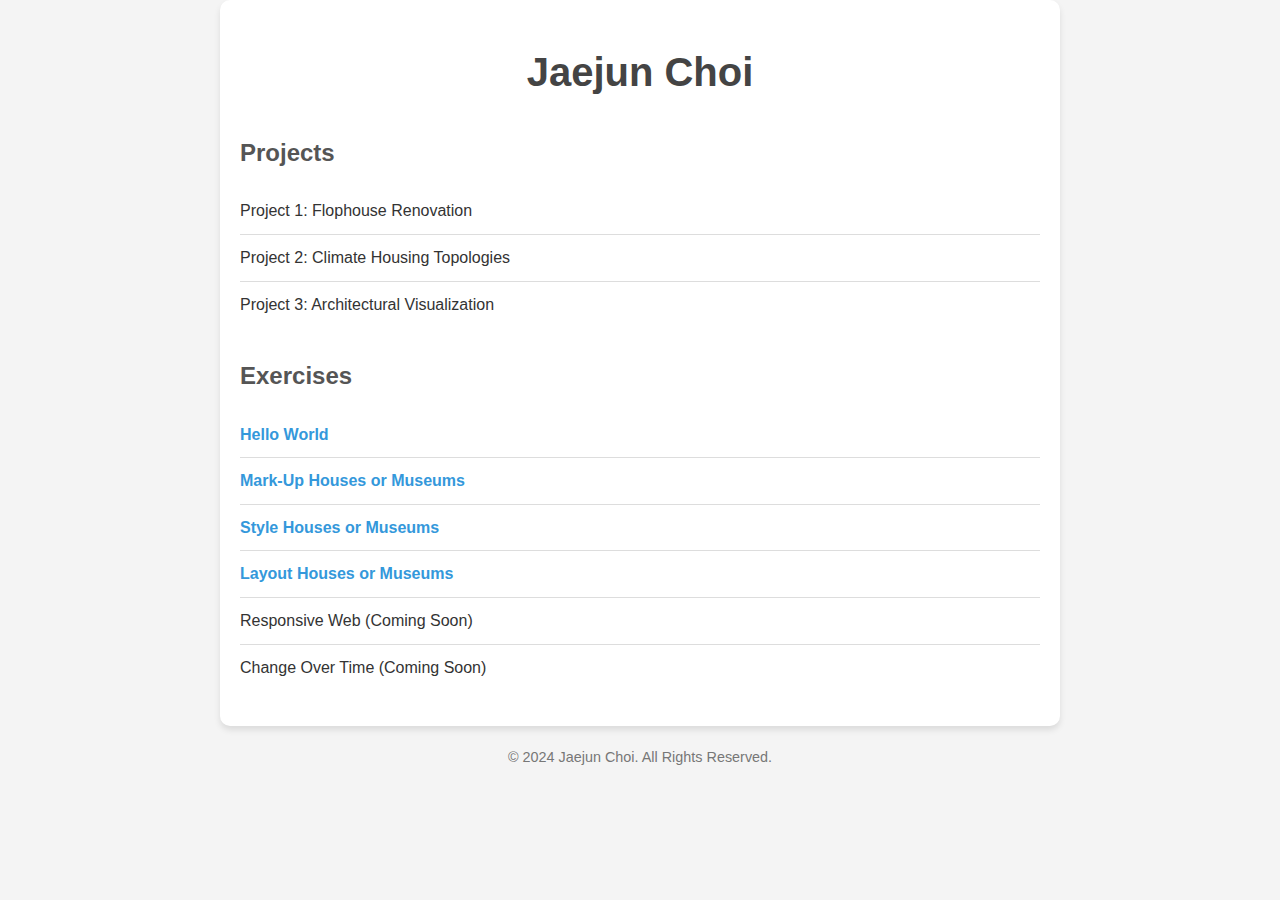
<file: index.html>
<!DOCTYPE html>
<html lang="en">
<head>
    <meta charset="UTF-8">
    <meta name="viewport" content="width=device-width, initial-scale=1.0">
    <title>Jaejun Choi Portfolio</title>
    <link rel="stylesheet" href="style.css">
</head>
<body>
    <div class="container">
        <h1>Jaejun Choi</h1>
        
        <h3>Projects</h3>
        <ul>
            <li>Project 1: Flophouse Renovation</li>
            <li>Project 2: Climate Housing Topologies</li>
            <li>Project 3: Architectural Visualization</li>
        </ul>

        <h3>Exercises</h3>
        <ul>
            <li>
                <a href="assignments/01 week/index.html">Hello World</a>
            </li>
            <li>
                <a href="assignments/02 week/index.html">Mark-Up Houses or Museums</a>
            </li>
            <li>
                <a href="assignments/03 week/index.html">Style Houses or Museums</a>
            </li>
            <li>
                <a href="assignments/04 week/index.html">Layout Houses or Museums</a>
            </li>
            <li>Responsive Web (Coming Soon)</li>
            <li>Change Over Time (Coming Soon)</li>
        </ul>
    </div>

    <footer>
        © 2024 Jaejun Choi. All Rights Reserved.
    </footer>
</body>
</html>
</file>
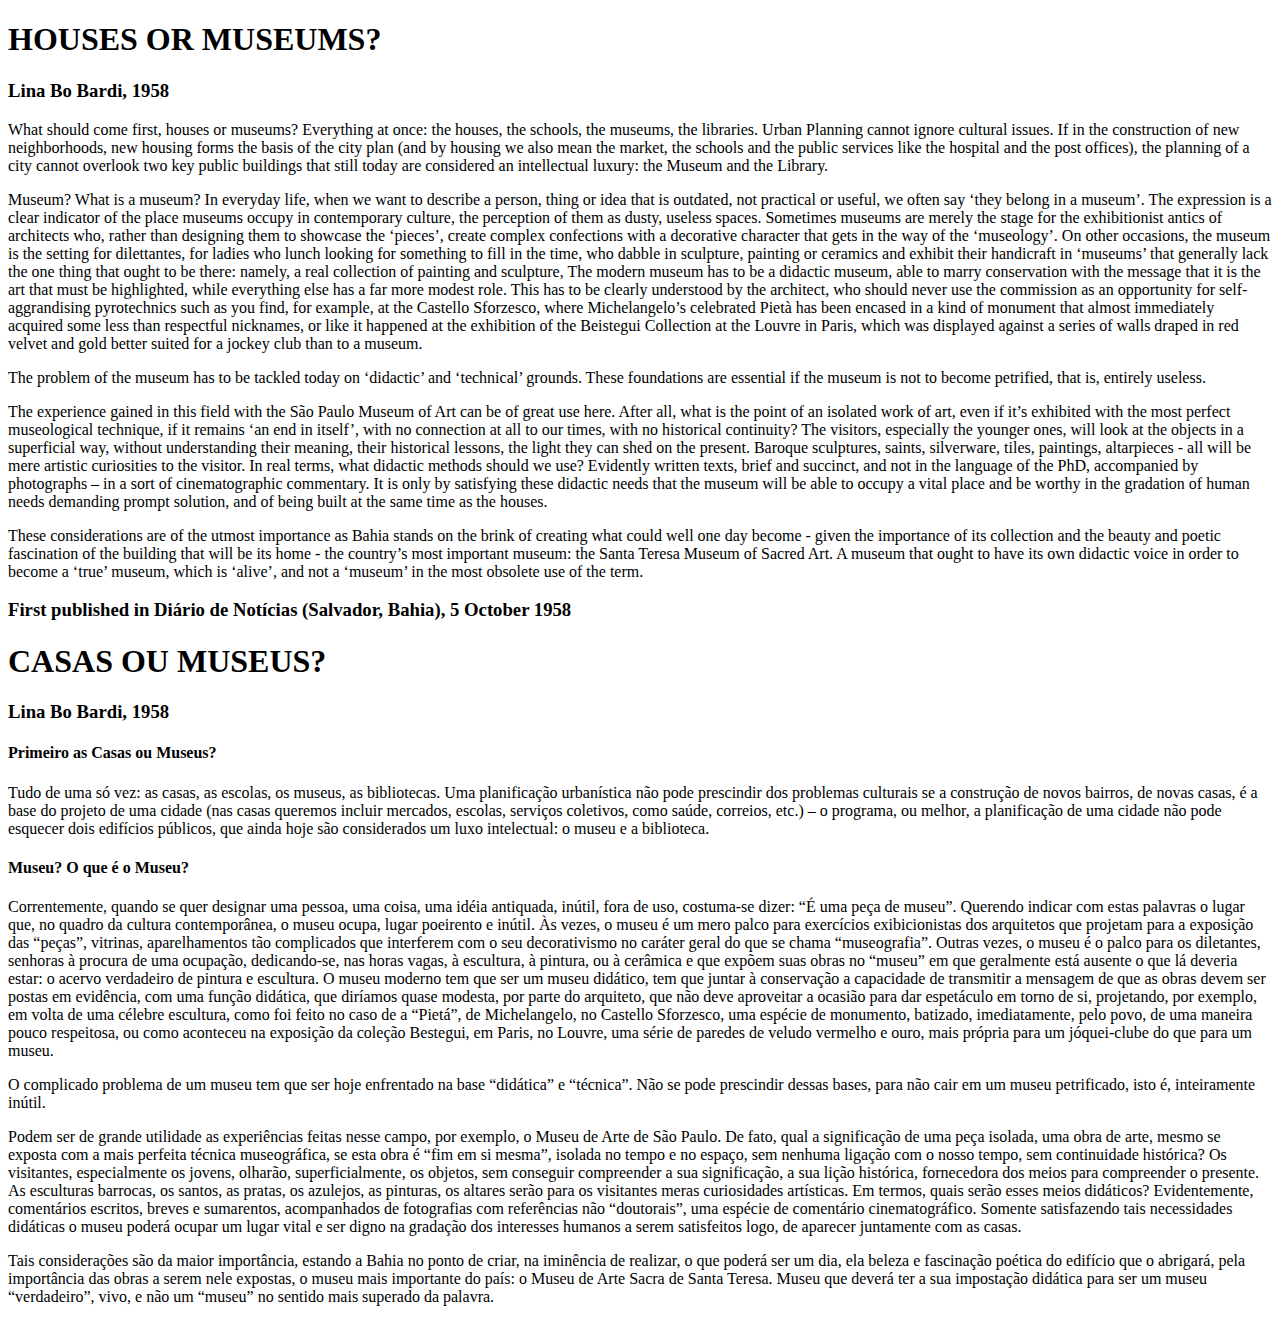
<file: assignments/index.html>
<!DOCTYPE html>
<html lang="en">
<head>
    <meta charset="UTF-8">
    <meta name="viewport" content="width=device-width, initial-scale=1.0">
    <title>01_week Coding for Spatial Practices</title>
</head>
<body>
<!-- HOUSES OR MUSEUMS?
Lina Bo Bardi, 1958

What should come first, houses or museums? Everything at once: the houses, the schools, the museums, the libraries. Urban Planning cannot ignore cultural issues. If in the construction of new neighborhoods, new housing forms the basis of the city plan (and by housing we also mean the market, the schools and the public services like the hospital and the post offices), the planning of a city cannot overlook two key public buildings that still today are considered an intellectual luxury: the Museum and the Library.

Museum? What is a museum? In everyday life, when we want to describe a person, thing or idea that is outdated, not practical or useful, we often say ‘they belong in a museum’. The expression is a clear indicator of the place museums occupy in contemporary culture, the perception of them as dusty, useless spaces. Sometimes museums are merely the stage for the exhibitionist antics of architects who, rather than designing them to showcase the ‘pieces’, create complex confections with a decorative character that gets in the way of the ‘museology’. On other occasions, the museum is the setting for dilettantes, for ladies who lunch looking for something to fill in the time, who dabble in sculpture, painting or ceramics and exhibit their handicraft in ‘museums’ that generally lack the one thing that ought to be there: namely, a real collection of painting and sculpture, The modern museum has to be a didactic museum, able to marry conservation with the message that it is the art that must be highlighted, while everything else has a far more modest role. This has to be clearly understood by the architect, who should never use the commission as an opportunity for self-aggrandising pyrotechnics such as you find, for example, at the Castello Sforzesco, where Michelangelo’s celebrated Pietà has been encased in a kind of monument that almost immediately acquired some less than respectful nicknames, or like it happened at the exhibition of the Beistegui Collection at the Louvre in Paris, which was displayed against a series of walls draped in red velvet and gold better suited for a jockey club than to a museum.

The problem of the museum has to be tackled today on ‘didactic’ and ‘technical’ grounds. These foundations are essential if the museum is not to become petrified, that is, entirely useless.


The experience gained in this field with the São Paulo Museum of Art can be of great use here. After all, what is the point of an isolated work of art, even if it’s exhibited with the most perfect museological technique, if it remains ‘an end in itself’, with no connection at all to our times, with no historical continuity? The visitors, especially the younger ones, will look at the objects in a superficial way, without understanding their meaning, their historical lessons, the light they can shed on the present. Baroque sculptures, saints, silverware, tiles, paintings, altarpieces - all will be mere artistic curiosities to the visitor. In real terms, what didactic methods should we use? Evidently written texts, brief and succinct, and not in the language of the PhD, accompanied by photographs – in a sort of cinematographic commentary. It is only by satisfying these didactic needs that the museum will be able to occupy a vital place and be worthy in the gradation of human needs demanding prompt solution, and of being built at the same time as the houses.

These considerations are of the utmost importance as Bahia stands on the brink of creating what could well one day become - given the importance of its collection and the beauty and poetic fascination of the building that will be its home - the country’s most important museum: the Santa Teresa Museum of Sacred Art. A museum that ought to have its own didactic voice in order to become a ‘true’ museum, which is ‘alive’, and not a ‘museum’ in the most obsolete use of the term.

First published in Diário de Notícias (Salvador, Bahia), 5 October 1958



CASAS OU MUSEUS?
Lina Bo Bardi, 1958

Primeiro as Casas ou Museus? 
Tudo de uma só vez: as casas, as escolas, os museus, as bibliotecas. Uma planificação urbanística não pode prescindir dos problemas culturais se a construção de novos bairros, de novas casas, é a base do projeto de uma cidade (nas casas queremos incluir mercados, escolas, serviços coletivos, como saúde, correios, etc.) – o programa, ou melhor, a planificação de uma cidade não pode esquecer dois edifícios públicos, que ainda hoje são considerados um luxo intelectual: o museu e a biblioteca.

Museu? O que é o Museu? 
Correntemente, quando se quer designar uma pessoa, uma coisa, uma idéia antiquada, inútil, fora de uso, costuma-se dizer: “É uma peça de museu”. Querendo indicar com estas palavras o lugar que, no quadro da cultura contemporânea, o museu ocupa, lugar poeirento e inútil. Às vezes, o museu é um mero palco para exercícios exibicionistas dos arquitetos que projetam para a exposição das “peças”, vitrinas, aparelhamentos tão complicados que interferem com o seu decorativismo no caráter geral do que se chama “museografia”. Outras vezes, o museu é o palco para os diletantes, senhoras à procura de uma ocupação, dedicando-se, nas horas vagas, à escultura, à pintura, ou à cerâmica e que expõem suas obras no “museu” em que geralmente está ausente o que lá deveria estar: o acervo verdadeiro de pintura e escultura. O museu moderno tem que ser um museu didático, tem que juntar à conservação a capacidade de transmitir a mensagem de que as obras devem ser postas em evidência, com uma função didática, que diríamos quase modesta, por parte do arquiteto, que não deve aproveitar a ocasião para dar espetáculo em torno de si, projetando, por exemplo, em volta de uma célebre escultura, como foi feito no caso de a “Pietá”, de Michelangelo, no Castello Sforzesco, uma espécie de monumento, batizado, imediatamente, pelo povo, de uma maneira pouco respeitosa, ou como aconteceu na exposição da coleção Bestegui, em Paris, no Louvre, uma série de paredes de veludo vermelho e ouro, mais própria para um jóquei-clube do que para um museu.

O complicado problema de um museu tem que ser hoje enfrentado na base “didática” e “técnica”. Não se pode prescindir d
essas bases, para não cair em um museu petrificado, isto é, inteiramente inútil.

Podem ser de grande utilidade as experiências feitas nesse campo, por exemplo, o Museu de Arte de São Paulo. De fato, qual a significação de uma peça isolada, uma obra de arte, mesmo se exposta com a mais perfeita técnica museográfica, se esta obra é “fim em si mesma”, isolada no tempo e no espaço, sem nenhuma ligação com o nosso tempo, sem continuidade histórica? Os visitantes, especialmente os jovens, olharão, superficialmente, os objetos, sem conseguir compreender a sua significação, a sua lição histórica, fornecedora dos meios para compreender o presente. As esculturas barrocas, os santos, as pratas, os azulejos, as pinturas, os altares serão para os visitantes meras curiosidades artísticas. Em termos, quais serão esses meios didáticos? Evidentemente, comentários escritos, breves e sumarentos, acompanhados de fotografias com referências não “doutorais”, uma espécie de comentário cinematográfico. Somente satisfazendo tais necessidades didáticas o museu poderá ocupar um lugar vital e ser digno na gradação dos interesses humanos a serem satisfeitos logo, de aparecer juntamente com as casas.

Tais considerações são da maior importância, estando a Bahia no ponto de criar, na iminência de realizar, o que poderá ser um dia, ela beleza e fascinação poética do edifício que o abrigará, pela importância das obras a serem nele expostas, o museu mais importante do país: o Museu de Arte Sacra de Santa Teresa. Museu que deverá ter a sua impostação didática para ser um museu “verdadeiro”, vivo, e não um “museu” no sentido mais superado da palavra.
-->

<h1>HOUSES OR MUSEUMS?</h1>

<h3>Lina Bo Bardi, 1958</h3>

<p>What should come first, houses or museums? Everything at once: the houses, the schools, the museums, the libraries. Urban Planning cannot ignore cultural issues. If in the construction of new neighborhoods, new housing forms the basis of the city plan (and by housing we also mean the market, the schools and the public services like the hospital and the post offices), the planning of a city cannot overlook two key public buildings that still today are considered an intellectual luxury: the Museum and the Library.
</p>

<p>Museum? What is a museum? In everyday life, when we want to describe a person, thing or idea that is outdated, not practical or useful, we often say ‘they belong in a museum’. The expression is a clear indicator of the place museums occupy in contemporary culture, the perception of them as dusty, useless spaces. Sometimes museums are merely the stage for the exhibitionist antics of architects who, rather than designing them to showcase the ‘pieces’, create complex confections with a decorative character that gets in the way of the ‘museology’. On other occasions, the museum is the setting for dilettantes, for ladies who lunch looking for something to fill in the time, who dabble in sculpture, painting or ceramics and exhibit their handicraft in ‘museums’ that generally lack the one thing that ought to be there: namely, a real collection of painting and sculpture, The modern museum has to be a didactic museum, able to marry conservation with the message that it is the art that must be highlighted, while everything else has a far more modest role. This has to be clearly understood by the architect, who should never use the commission as an opportunity for self-aggrandising pyrotechnics such as you find, for example, at the Castello Sforzesco, where Michelangelo’s celebrated Pietà has been encased in a kind of monument that almost immediately acquired some less than respectful nicknames, or like it happened at the exhibition of the Beistegui Collection at the Louvre in Paris, which was displayed against a series of walls draped in red velvet and gold better suited for a jockey club than to a museum.</p>

<p>The problem of the museum has to be tackled today on ‘didactic’ and ‘technical’ grounds. These foundations are essential if the museum is not to become petrified, that is, entirely useless.</p>

<p>The experience gained in this field with the São Paulo Museum of Art can be of great use here. After all, what is the point of an isolated work of art, even if it’s exhibited with the most perfect museological technique, if it remains ‘an end in itself’, with no connection at all to our times, with no historical continuity? The visitors, especially the younger ones, will look at the objects in a superficial way, without understanding their meaning, their historical lessons, the light they can shed on the present. Baroque sculptures, saints, silverware, tiles, paintings, altarpieces - all will be mere artistic curiosities to the visitor. In real terms, what didactic methods should we use? Evidently written texts, brief and succinct, and not in the language of the PhD, accompanied by photographs – in a sort of cinematographic commentary. It is only by satisfying these didactic needs that the museum will be able to occupy a vital place and be worthy in the gradation of human needs demanding prompt solution, and of being built at the same time as the houses.</p>

<p>These considerations are of the utmost importance as Bahia stands on the brink of creating what could well one day become - given the importance of its collection and the beauty and poetic fascination of the building that will be its home - the country’s most important museum: the Santa Teresa Museum of Sacred Art. A museum that ought to have its own didactic voice in order to become a ‘true’ museum, which is ‘alive’, and not a ‘museum’ in the most obsolete use of the term.
</p>

<h3>First published in Diário de Notícias (Salvador, Bahia), 5 October 1958</h3>

<h1>CASAS OU MUSEUS?</h1>

<h3>Lina Bo Bardi, 1958</h3>

<h4>Primeiro as Casas ou Museus? </h4>
<p>Tudo de uma só vez: as casas, as escolas, os museus, as bibliotecas. Uma planificação urbanística não pode prescindir dos problemas culturais se a construção de novos bairros, de novas casas, é a base do projeto de uma cidade (nas casas queremos incluir mercados, escolas, serviços coletivos, como saúde, correios, etc.) – o programa, ou melhor, a planificação de uma cidade não pode esquecer dois edifícios públicos, que ainda hoje são considerados um luxo intelectual: o museu e a biblioteca.</p>

<h4>Museu? O que é o Museu? </h4>
<p>Correntemente, quando se quer designar uma pessoa, uma coisa, uma idéia antiquada, inútil, fora de uso, costuma-se dizer: “É uma peça de museu”. Querendo indicar com estas palavras o lugar que, no quadro da cultura contemporânea, o museu ocupa, lugar poeirento e inútil. Às vezes, o museu é um mero palco para exercícios exibicionistas dos arquitetos que projetam para a exposição das “peças”, vitrinas, aparelhamentos tão complicados que interferem com o seu decorativismo no caráter geral do que se chama “museografia”. Outras vezes, o museu é o palco para os diletantes, senhoras à procura de uma ocupação, dedicando-se, nas horas vagas, à escultura, à pintura, ou à cerâmica e que expõem suas obras no “museu” em que geralmente está ausente o que lá deveria estar: o acervo verdadeiro de pintura e escultura. O museu moderno tem que ser um museu didático, tem que juntar à conservação a capacidade de transmitir a mensagem de que as obras devem ser postas em evidência, com uma função didática, que diríamos quase modesta, por parte do arquiteto, que não deve aproveitar a ocasião para dar espetáculo em torno de si, projetando, por exemplo, em volta de uma célebre escultura, como foi feito no caso de a “Pietá”, de Michelangelo, no Castello Sforzesco, uma espécie de monumento, batizado, imediatamente, pelo povo, de uma maneira pouco respeitosa, ou como aconteceu na exposição da coleção Bestegui, em Paris, no Louvre, uma série de paredes de veludo vermelho e ouro, mais própria para um jóquei-clube do que para um museu.
</p>

<p>O complicado problema de um museu tem que ser hoje enfrentado na base “didática” e “técnica”. Não se pode prescindir dessas bases, para não cair em um museu petrificado, isto é, inteiramente inútil.</p>

<p>Podem ser de grande utilidade as experiências feitas nesse campo, por exemplo, o Museu de Arte de São Paulo. De fato, qual a significação de uma peça isolada, uma obra de arte, mesmo se exposta com a mais perfeita técnica museográfica, se esta obra é “fim em si mesma”, isolada no tempo e no espaço, sem nenhuma ligação com o nosso tempo, sem continuidade histórica? Os visitantes, especialmente os jovens, olharão, superficialmente, os objetos, sem conseguir compreender a sua significação, a sua lição histórica, fornecedora dos meios para compreender o presente. As esculturas barrocas, os santos, as pratas, os azulejos, as pinturas, os altares serão para os visitantes meras curiosidades artísticas. Em termos, quais serão esses meios didáticos? Evidentemente, comentários escritos, breves e sumarentos, acompanhados de fotografias com referências não “doutorais”, uma espécie de comentário cinematográfico. Somente satisfazendo tais necessidades didáticas o museu poderá ocupar um lugar vital e ser digno na gradação dos interesses humanos a serem satisfeitos logo, de aparecer juntamente com as casas.</p>

<p>Tais considerações são da maior importância, estando a Bahia no ponto de criar, na iminência de realizar, o que poderá ser um dia, ela beleza e fascinação poética do edifício que o abrigará, pela importância das obras a serem nele expostas, o museu mais importante do país: o Museu de Arte Sacra de Santa Teresa. Museu que deverá ter a sua impostação didática para ser um museu “verdadeiro”, vivo, e não um “museu” no sentido mais superado da palavra.</p>







</body>
</html>
</file>
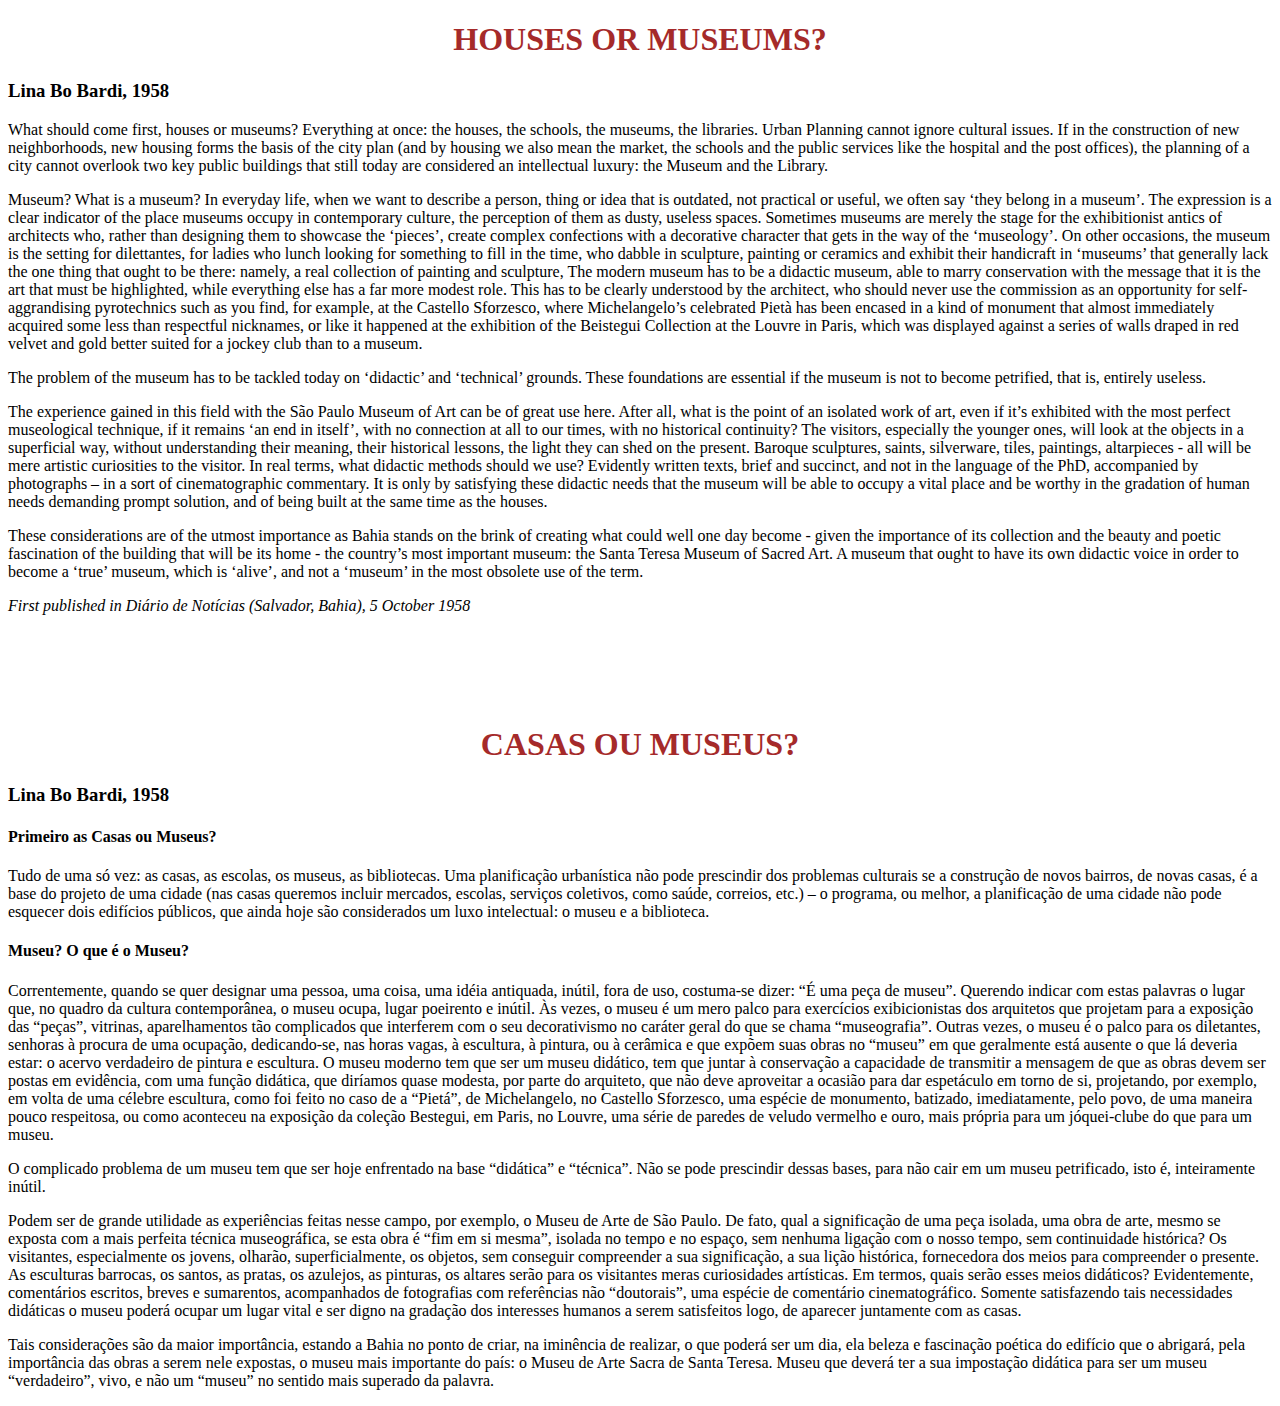
<file: assignments/01 week/index.html>
<!DOCTYPE html>
<html lang="en">
<head>
    <meta charset="UTF-8">
    <meta name="viewport" content="width=device-width, initial-scale=1.0">
    <title>01_week Coding for Spatial Practices</title>

</head>
<body>


</style>

<h1 style="text-align: center; color: brown;"">HOUSES OR MUSEUMS?</h1>

<h3>Lina Bo Bardi, 1958</h3>

<p>What should come first, houses or museums? Everything at once: the houses, the schools, the museums, the libraries. Urban Planning cannot ignore cultural issues. If in the construction of new neighborhoods, new housing forms the basis of the city plan (and by housing we also mean the market, the schools and the public services like the hospital and the post offices), the planning of a city cannot overlook two key public buildings that still today are considered an intellectual luxury: the Museum and the Library.
</p>

<p>Museum? What is a museum? In everyday life, when we want to describe a person, thing or idea that is outdated, not practical or useful, we often say ‘they belong in a museum’. The expression is a clear indicator of the place museums occupy in contemporary culture, the perception of them as dusty, useless spaces. Sometimes museums are merely the stage for the exhibitionist antics of architects who, rather than designing them to showcase the ‘pieces’, create complex confections with a decorative character that gets in the way of the ‘museology’. On other occasions, the museum is the setting for dilettantes, for ladies who lunch looking for something to fill in the time, who dabble in sculpture, painting or ceramics and exhibit their handicraft in ‘museums’ that generally lack the one thing that ought to be there: namely, a real collection of painting and sculpture, The modern museum has to be a didactic museum, able to marry conservation with the message that it is the art that must be highlighted, while everything else has a far more modest role. This has to be clearly understood by the architect, who should never use the commission as an opportunity for self-aggrandising pyrotechnics such as you find, for example, at the Castello Sforzesco, where Michelangelo’s celebrated Pietà has been encased in a kind of monument that almost immediately acquired some less than respectful nicknames, or like it happened at the exhibition of the Beistegui Collection at the Louvre in Paris, which was displayed against a series of walls draped in red velvet and gold better suited for a jockey club than to a museum.</p>

<p>The problem of the museum has to be tackled today on ‘didactic’ and ‘technical’ grounds. These foundations are essential if the museum is not to become petrified, that is, entirely useless.</p>

<p>The experience gained in this field with the São Paulo Museum of Art can be of great use here. After all, what is the point of an isolated work of art, even if it’s exhibited with the most perfect museological technique, if it remains ‘an end in itself’, with no connection at all to our times, with no historical continuity? The visitors, especially the younger ones, will look at the objects in a superficial way, without understanding their meaning, their historical lessons, the light they can shed on the present. Baroque sculptures, saints, silverware, tiles, paintings, altarpieces - all will be mere artistic curiosities to the visitor. In real terms, what didactic methods should we use? Evidently written texts, brief and succinct, and not in the language of the PhD, accompanied by photographs – in a sort of cinematographic commentary. It is only by satisfying these didactic needs that the museum will be able to occupy a vital place and be worthy in the gradation of human needs demanding prompt solution, and of being built at the same time as the houses.</p>

<p>These considerations are of the utmost importance as Bahia stands on the brink of creating what could well one day become - given the importance of its collection and the beauty and poetic fascination of the building that will be its home - the country’s most important museum: the Santa Teresa Museum of Sacred Art. A museum that ought to have its own didactic voice in order to become a ‘true’ museum, which is ‘alive’, and not a ‘museum’ in the most obsolete use of the term.
</p>

<em>First published in Diário de Notícias (Salvador, Bahia), 5 October 1958</em>

<br>
<br>
<br>
<br>
<br>
<br>

<h1 style="text-align: center; color: brown;">CASAS OU MUSEUS?</h1>

<h3>Lina Bo Bardi, 1958</h3>

<h4>Primeiro as Casas ou Museus? </h4>
<p>Tudo de uma só vez: as casas, as escolas, os museus, as bibliotecas. Uma planificação urbanística não pode prescindir dos problemas culturais se a construção de novos bairros, de novas casas, é a base do projeto de uma cidade (nas casas queremos incluir mercados, escolas, serviços coletivos, como saúde, correios, etc.) – o programa, ou melhor, a planificação de uma cidade não pode esquecer dois edifícios públicos, que ainda hoje são considerados um luxo intelectual: o museu e a biblioteca.</p>

<h4>Museu? O que é o Museu? </h4>
<p>Correntemente, quando se quer designar uma pessoa, uma coisa, uma idéia antiquada, inútil, fora de uso, costuma-se dizer: “É uma peça de museu”. Querendo indicar com estas palavras o lugar que, no quadro da cultura contemporânea, o museu ocupa, lugar poeirento e inútil. Às vezes, o museu é um mero palco para exercícios exibicionistas dos arquitetos que projetam para a exposição das “peças”, vitrinas, aparelhamentos tão complicados que interferem com o seu decorativismo no caráter geral do que se chama “museografia”. Outras vezes, o museu é o palco para os diletantes, senhoras à procura de uma ocupação, dedicando-se, nas horas vagas, à escultura, à pintura, ou à cerâmica e que expõem suas obras no “museu” em que geralmente está ausente o que lá deveria estar: o acervo verdadeiro de pintura e escultura. O museu moderno tem que ser um museu didático, tem que juntar à conservação a capacidade de transmitir a mensagem de que as obras devem ser postas em evidência, com uma função didática, que diríamos quase modesta, por parte do arquiteto, que não deve aproveitar a ocasião para dar espetáculo em torno de si, projetando, por exemplo, em volta de uma célebre escultura, como foi feito no caso de a “Pietá”, de Michelangelo, no Castello Sforzesco, uma espécie de monumento, batizado, imediatamente, pelo povo, de uma maneira pouco respeitosa, ou como aconteceu na exposição da coleção Bestegui, em Paris, no Louvre, uma série de paredes de veludo vermelho e ouro, mais própria para um jóquei-clube do que para um museu.
</p>

<p>O complicado problema de um museu tem que ser hoje enfrentado na base “didática” e “técnica”. Não se pode prescindir dessas bases, para não cair em um museu petrificado, isto é, inteiramente inútil.</p>

<p>Podem ser de grande utilidade as experiências feitas nesse campo, por exemplo, o Museu de Arte de São Paulo. De fato, qual a significação de uma peça isolada, uma obra de arte, mesmo se exposta com a mais perfeita técnica museográfica, se esta obra é “fim em si mesma”, isolada no tempo e no espaço, sem nenhuma ligação com o nosso tempo, sem continuidade histórica? Os visitantes, especialmente os jovens, olharão, superficialmente, os objetos, sem conseguir compreender a sua significação, a sua lição histórica, fornecedora dos meios para compreender o presente. As esculturas barrocas, os santos, as pratas, os azulejos, as pinturas, os altares serão para os visitantes meras curiosidades artísticas. Em termos, quais serão esses meios didáticos? Evidentemente, comentários escritos, breves e sumarentos, acompanhados de fotografias com referências não “doutorais”, uma espécie de comentário cinematográfico. Somente satisfazendo tais necessidades didáticas o museu poderá ocupar um lugar vital e ser digno na gradação dos interesses humanos a serem satisfeitos logo, de aparecer juntamente com as casas.</p>

<p>Tais considerações são da maior importância, estando a Bahia no ponto de criar, na iminência de realizar, o que poderá ser um dia, ela beleza e fascinação poética do edifício que o abrigará, pela importância das obras a serem nele expostas, o museu mais importante do país: o Museu de Arte Sacra de Santa Teresa. Museu que deverá ter a sua impostação didática para ser um museu “verdadeiro”, vivo, e não um “museu” no sentido mais superado da palavra.</p>







</body>
</html>
</file>
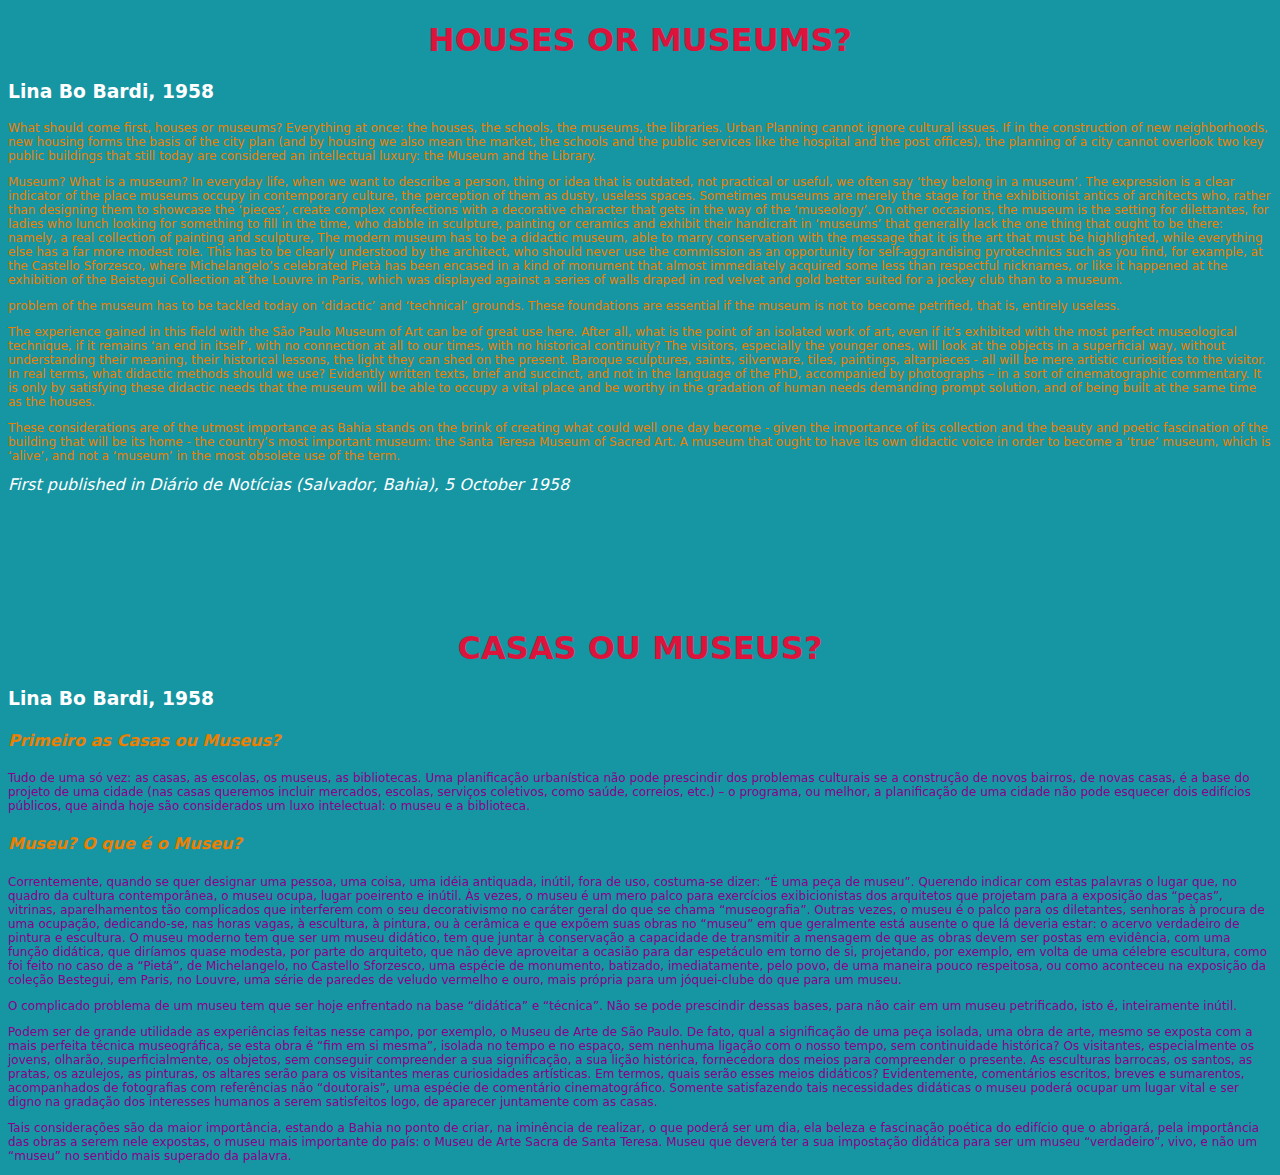
<file: assignments/02 week/index.html>
<!DOCTYPE html>
<html lang="en">
<head>
    <meta charset="UTF-8">
    <meta name="viewport" content="width=device-width, initial-scale=1.0">
    <title>House or Museum?</title>
    <link rel="stylesheet" href="style.css">
</head>

<body>
    <div class="wrapper">
    
    <h1>HOUSES OR MUSEUMS?</h1>
    
    <h3>Lina Bo Bardi, 1958</h3>
    
    <p>What should come first, houses or museums? Everything at once: the houses, the schools, the museums, the libraries. Urban Planning cannot ignore cultural issues. If in the construction of new neighborhoods, new housing forms the basis of the city plan (and by housing we also mean the market, the schools and the public services like the hospital and the post offices), the planning of a city cannot overlook two key public buildings that still today are considered an intellectual luxury: the Museum and the Library.</p>
    
    <p>Museum? What is a museum? In everyday life, when we want to describe a person, thing or idea that is outdated, not practical or useful, we often say ‘they belong in a museum’. The expression is a clear indicator of the place museums occupy in contemporary culture, the perception of them as dusty, useless spaces. Sometimes museums are merely the stage for the exhibitionist antics of architects who, rather than designing them to showcase the ‘pieces’, create complex confections with a decorative character that gets in the way of the ‘museology’. On other occasions, the museum is the setting for dilettantes, for ladies who lunch looking for something to fill in the time, who dabble in sculpture, painting or ceramics and exhibit their handicraft in ‘museums’ that generally lack the one thing that ought to be there: namely, a real collection of painting and sculpture, The modern museum has to be a didactic museum, able to marry conservation with the message that it is the art that must be highlighted, while everything else has a far more modest role. This has to be clearly understood by the architect, who should never use the commission as an opportunity for self-aggrandising pyrotechnics such as you find, for example, at the Castello Sforzesco, where Michelangelo’s celebrated Pietà has been encased in a kind of monument that almost immediately acquired some less than respectful nicknames, or like it happened at the exhibition of the Beistegui Collection at the Louvre in Paris, which was displayed against a series of walls draped in red velvet and gold better suited for a jockey club than to a museum.</p>
    
    <p><strong>problem of the museum has to be tackled today on ‘didactic’ and ‘technical’ grounds. These foundations are essential if the museum is not to become petrified, that is, entirely useless.</strong></p>
    
    <p>The experience gained in this field with the São Paulo Museum of Art can be of great use here. After all, what is the point of an isolated work of art, even if it’s exhibited with the most perfect museological technique, if it remains ‘an end in itself’, with no connection at all to our times, with no historical continuity? The visitors, especially the younger ones, will look at the objects in a superficial way, without understanding their meaning, their historical lessons, the light they can shed on the present. Baroque sculptures, saints, silverware, tiles, paintings, altarpieces - all will be mere artistic curiosities to the visitor. In real terms, what didactic methods should we use? Evidently written texts, brief and succinct, and not in the language of the PhD, accompanied by photographs – in a sort of cinematographic commentary. It is only by satisfying these didactic needs that the museum will be able to occupy a vital place and be worthy in the gradation of human needs demanding prompt solution, and of being built at the same time as the houses.</p>
    
    <p>These considerations are of the utmost importance as Bahia stands on the brink of creating what could well one day become - given the importance of its collection and the beauty and poetic fascination of the building that will be its home - the country’s most important museum: the Santa Teresa Museum of Sacred Art. A museum that ought to have its own didactic voice in order to become a ‘true’ museum, which is ‘alive’, and not a ‘museum’ in the most obsolete use of the term. </p>
    
    <em>First published in Diário de Notícias (Salvador, Bahia), 5 October 1958</em>

</div>

<br>
<br>
<br>
<br>
<br>
<br>

<div class="wrapper1">
    
    <h1>CASAS OU MUSEUS?</h1>
    
    <h3>Lina Bo Bardi, 1958</h3>
    
    <h4>Primeiro as Casas ou Museus?</h4>
    
    <p>Tudo de uma só vez: as casas, as escolas, os museus, as bibliotecas. Uma planificação urbanística não pode prescindir dos problemas culturais se a construção de novos bairros, de novas casas, é a base do projeto de uma cidade (nas casas queremos incluir mercados, escolas, serviços coletivos, como saúde, correios, etc.) – o programa, ou melhor, a planificação de uma cidade não pode esquecer dois edifícios públicos, que ainda hoje são considerados um luxo intelectual: o museu e a biblioteca.</p>
    
    <h4>Museu? O que é o Museu? </h4>
    
    <p>Correntemente, quando se quer designar uma pessoa, uma coisa, uma idéia antiquada, inútil, fora de uso, costuma-se dizer: “É uma peça de museu”. Querendo indicar com estas palavras o lugar que, no quadro da cultura contemporânea, o museu ocupa, lugar poeirento e inútil. Às vezes, o museu é um mero palco para exercícios exibicionistas dos arquitetos que projetam para a exposição das “peças”, vitrinas, aparelhamentos tão complicados que interferem com o seu decorativismo no caráter geral do que se chama “museografia”. Outras vezes, o museu é o palco para os diletantes, senhoras à procura de uma ocupação, dedicando-se, nas horas vagas, à escultura, à pintura, ou à cerâmica e que expõem suas obras no “museu” em que geralmente está ausente o que lá deveria estar: o acervo verdadeiro de pintura e escultura. O museu moderno tem que ser um museu didático, tem que juntar à conservação a capacidade de transmitir a mensagem de que as obras devem ser postas em evidência, com uma função didática, que diríamos quase modesta, por parte do arquiteto, que não deve aproveitar a ocasião para dar espetáculo em torno de si, projetando, por exemplo, em volta de uma célebre escultura, como foi feito no caso de a “Pietá”, de Michelangelo, no Castello Sforzesco, uma espécie de monumento, batizado, imediatamente, pelo povo, de uma maneira pouco respeitosa, ou como aconteceu na exposição da coleção Bestegui, em Paris, no Louvre, uma série de paredes de veludo vermelho e ouro, mais própria para um jóquei-clube do que para um museu.</p>
    
    <p>O complicado problema de um museu tem que ser hoje enfrentado na base “didática” e “técnica”. Não se pode prescindir dessas bases, para não cair em um museu petrificado, isto é, inteiramente inútil.</p>
    
    <p>Podem ser de grande utilidade as experiências feitas nesse campo, por exemplo, o Museu de Arte de São Paulo. De fato, qual a significação de uma peça isolada, uma obra de arte, mesmo se exposta com a mais perfeita técnica museográfica, se esta obra é “fim em si mesma”, isolada no tempo e no espaço, sem nenhuma ligação com o nosso tempo, sem continuidade histórica? Os visitantes, especialmente os jovens, olharão, superficialmente, os objetos, sem conseguir compreender a sua significação, a sua lição histórica, fornecedora dos meios para compreender o presente. As esculturas barrocas, os santos, as pratas, os azulejos, as pinturas, os altares serão para os visitantes meras curiosidades artísticas. Em termos, quais serão esses meios didáticos? Evidentemente, comentários escritos, breves e sumarentos, acompanhados de fotografias com referências não “doutorais”, uma espécie de comentário cinematográfico. Somente satisfazendo tais necessidades didáticas o museu poderá ocupar um lugar vital e ser digno na gradação dos interesses humanos a serem satisfeitos logo, de aparecer juntamente com as casas.</p>
    
    <p>Tais considerações são da maior importância, estando a Bahia no ponto de criar, na iminência de realizar, o que poderá ser um dia, ela beleza e fascinação poética do edifício que o abrigará, pela importância das obras a serem nele expostas, o museu mais importante do país: o Museu de Arte Sacra de Santa Teresa. Museu que deverá ter a sua impostação didática para ser um museu “verdadeiro”, vivo, e não um “museu” no sentido mais superado da palavra.</p>

</div>

</body>
</html>
</file>
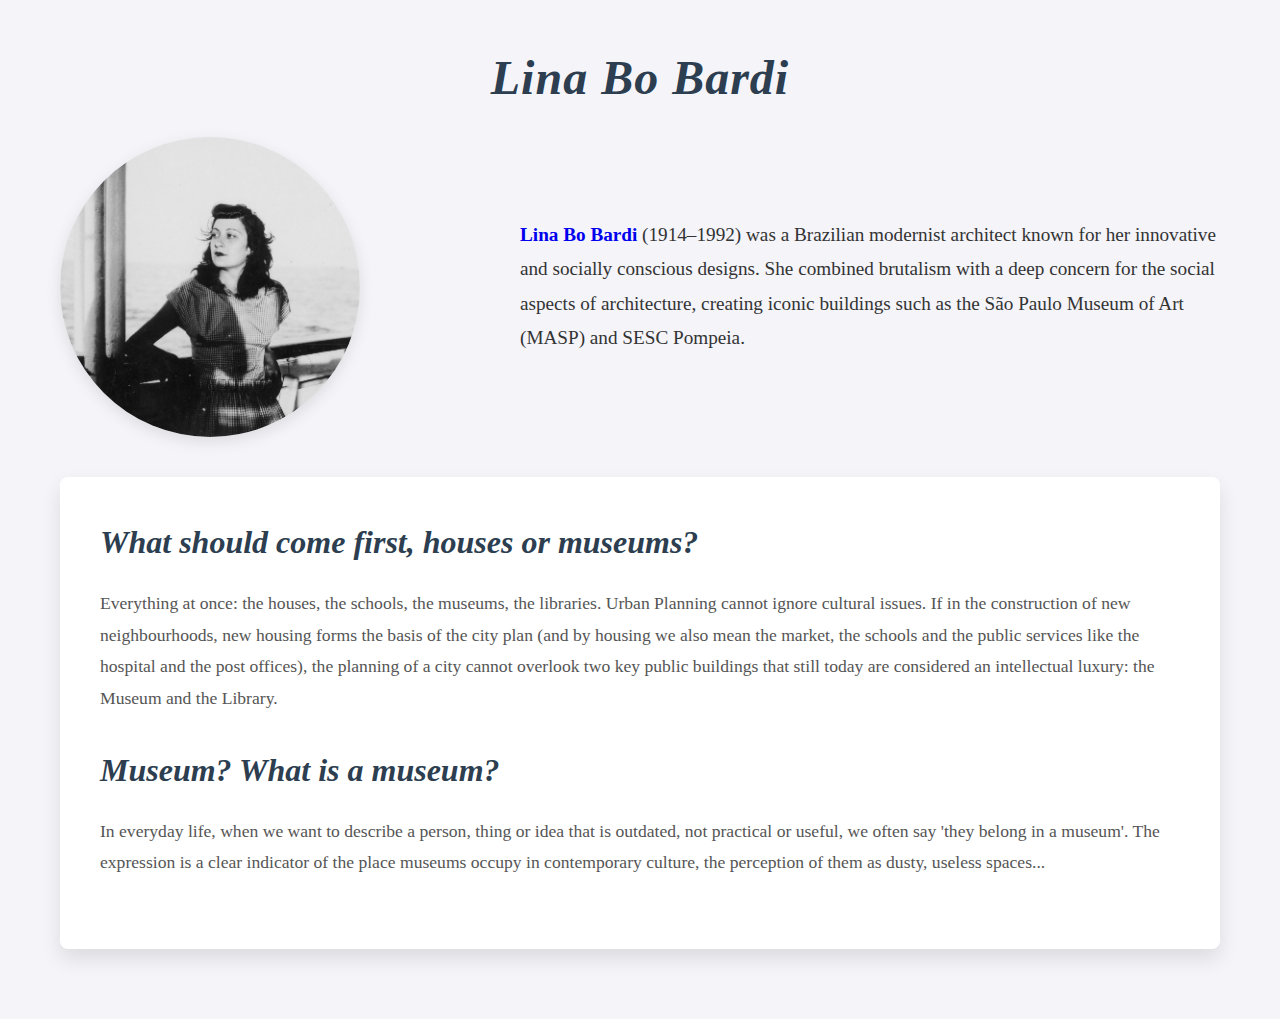
<file: assignments/03 week/index.html>
<!DOCTYPE html>
<html lang="en">
<head>
    <meta charset="UTF-8">
    <meta name="viewport" content="width=device-width, initial-scale=1.0">
    <title>Lina Bo Bardi, House or Museum?</title>
    <link rel="stylesheet" href="style.css">
</head>
<body>
    <div class="container">
        <header>
            <h1>Lina Bo Bardi</h1>
        </header>
        <section class="intro">
            <img src="lina-bo-bardi.jpg" alt="Lina Bo Bardi" class="profile-pic">
            <p class="bio">
                <a style="text-decoration: none;" href="https://en.wikipedia.org/wiki/Lina_Bo_Bardi"><strong>Lina Bo Bardi</strong></a> (1914–1992) was a Brazilian modernist architect known for her innovative and socially conscious designs. She combined brutalism with a deep concern for the social aspects of architecture, creating iconic buildings such as the São Paulo Museum of Art (MASP) and SESC Pompeia.
            </p>
        </section>

        <section class="quote-section">
            <h2>What should come first, houses or museums?</h2>
            <p class="quote">
                Everything at once: the houses, the schools, the museums, the libraries. Urban Planning cannot ignore cultural issues. If in the construction of new neighbourhoods, new housing forms the basis of the city plan (and by housing we also mean the market, the schools and the public services like the hospital and the post offices), the planning of a city cannot overlook two key public buildings that still today are considered an intellectual luxury: the Museum and the Library.
            </p>
            <h2>Museum? What is a museum?</h2>
            <p class="quote">
                In everyday life, when we want to describe a person, thing or idea that is outdated, not practical or useful, we often say 'they belong in a museum'. The expression is a clear indicator of the place museums occupy in contemporary culture, the perception of them as dusty, useless spaces...
            </p>
        </section>
    </div>
</body>
</html>
</file>
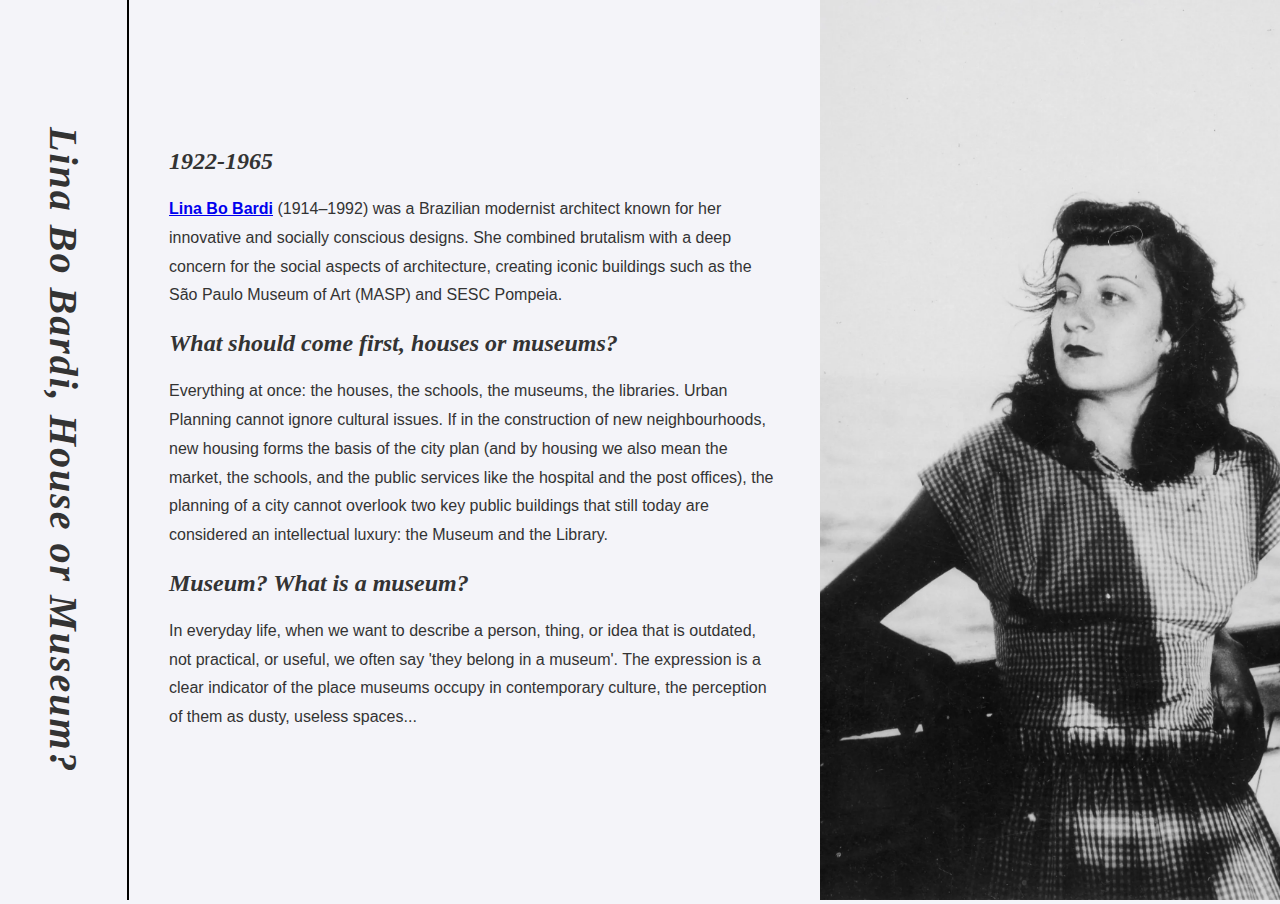
<file: assignments/04 week/index.html>
<!DOCTYPE html>
<html lang="en">
<head>
    <meta charset="UTF-8">
    <meta name="viewport" content="width=device-width, initial-scale=1.0">
    <title>Lina Bo Bardi, House or Museum?</title>
    <link rel="stylesheet" href="style.css">
</head>
<body>
    <div class="grid-container">
        <section class="vertical-title">
            <h1>Lina Bo Bardi, House or Museum?</h1>
        </section>
        <section class="content-section">
            <div class="content-block">
                <h2>1922-1965</h2>
                <p>
                    <a href="https://en.wikipedia.org/wiki/Lina_Bo_Bardi"><strong>Lina Bo Bardi</strong></a> (1914–1992) was a Brazilian modernist architect known for her innovative and socially conscious designs. She combined brutalism with a deep concern for the social aspects of architecture, creating iconic buildings such as the São Paulo Museum of Art (MASP) and SESC Pompeia.
                </p>
                <h2>What should come first, houses or museums?</h2>
                <p>
                    Everything at once: the houses, the schools, the museums, the libraries. Urban Planning cannot ignore cultural issues. If in the construction of new neighbourhoods, new housing forms the basis of the city plan (and by housing we also mean the market, the schools, and the public services like the hospital and the post offices), the planning of a city cannot overlook two key public buildings that still today are considered an intellectual luxury: the Museum and the Library.
                </p>
                <h2>Museum? What is a museum?</h2>
                <p>
                    In everyday life, when we want to describe a person, thing, or idea that is outdated, not practical, or useful, we often say 'they belong in a museum'. The expression is a clear indicator of the place museums occupy in contemporary culture, the perception of them as dusty, useless spaces...
                </p>
            </div>
        </section>
        <section class="image-section">
            <img src="lina-bo-bardi.jpg" alt="Lina Bo Bardi">
        </section>
    </div>
</body>
</html>
</file>
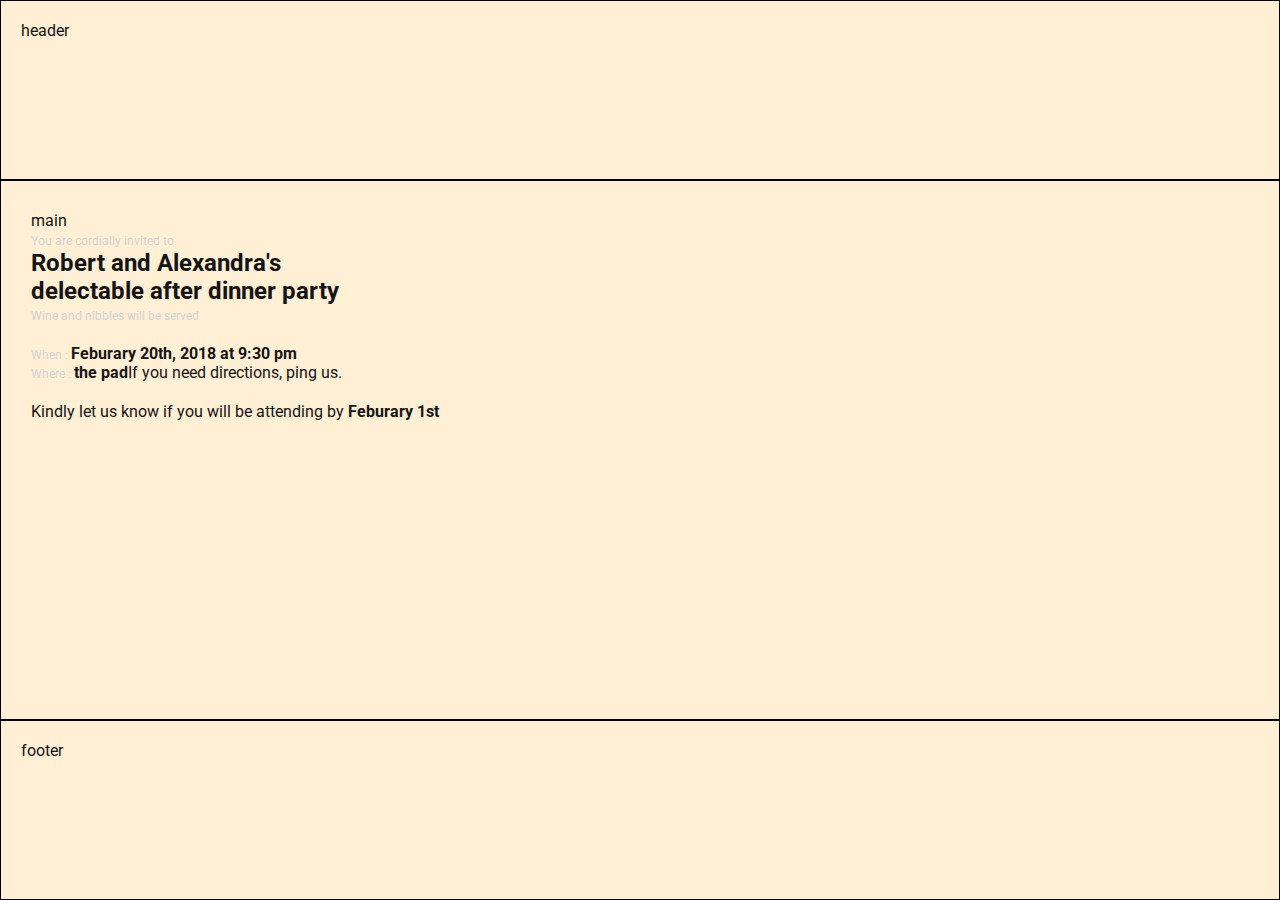
<file: exercises/04 week/index.html>
<!DOCTYPE html>
<html lang="en">
<head>
    <meta charset="UTF-8">
    <meta name="viewport" content="width=device-width, initial-scale=1.0">
    <link rel="stylesheet" href="style.css">
    <title>04 week Exercise</title>
    <link href="https://fonts.googleapis.com/css2?family=Roboto:ital,wght@0,100;0,300;0,400;0,500;0,700;0,900;1,100;1,300;1,400;1,500;1,700;1,900&display=swap" rel="stylesheet">
</head>
<body>
    <div class="container">
        <header>header</header>
        <main class="invite-container">main
            <div class="section">
                <span class="light small">You are cordially invited to</span><br>
                <span class="dark big">Robert and Alexandra's <br>
                delectable after dinner party</span><br>
                <span class="light small">Wine and nibbles will be served</span><br>
            </div>
            <div class="section">
                <span class="light small">When : </span><span class="dark">Feburary 20th, 2018 at 9:30 pm</span><br>
                <span class="light small">Where : </span><span class="dark">the pad</span>If you need directions, ping us.<br>
            </div>
            <div class="section">Kindly let us know if you will be attending by <span class="dark">Feburary 1st</span><br>
            </div>
        </main>
        <footer>footer</footer>
    </div>
</body>
</html>
</file>
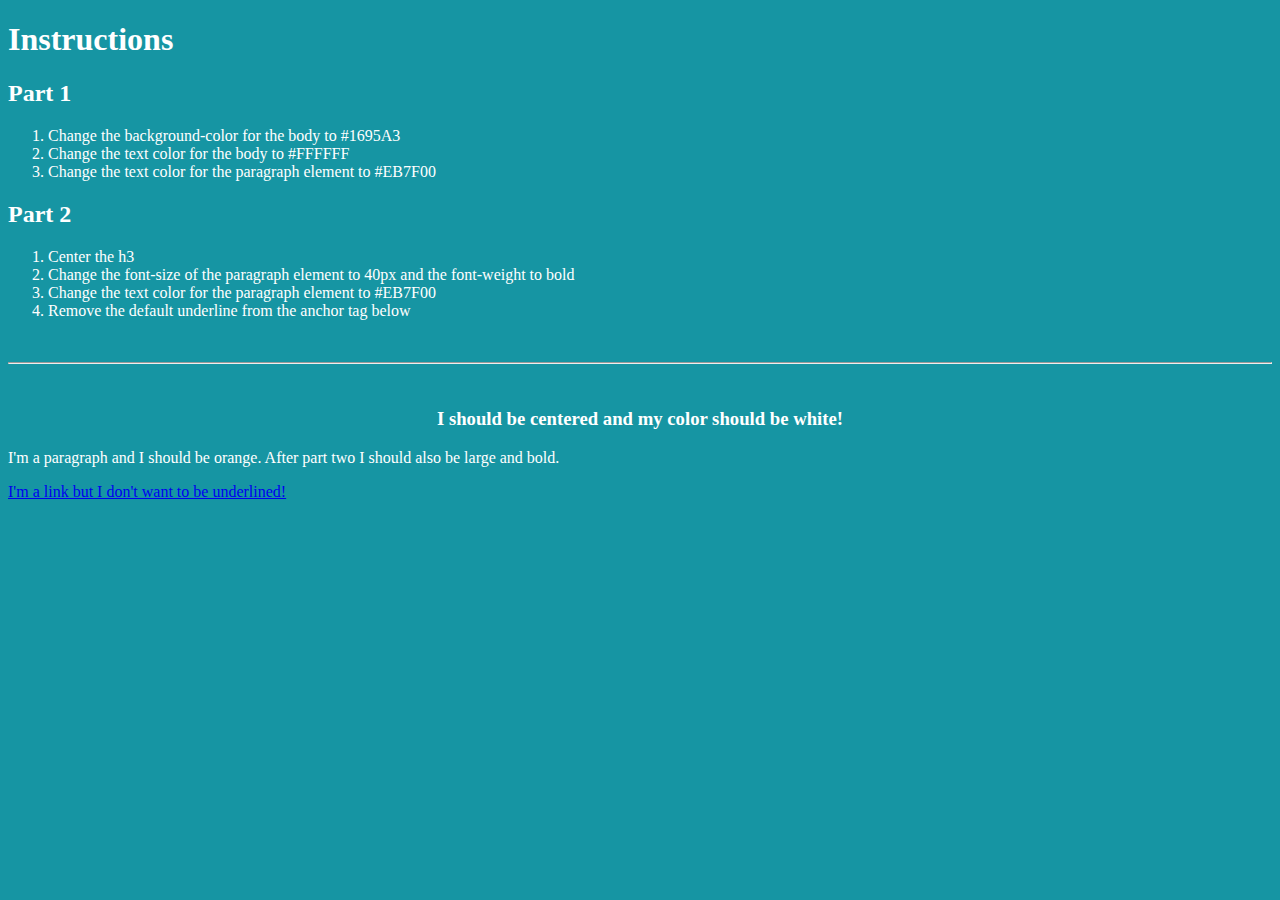
<file: exercises/03 week/css_practice/index.html>
<!DOCTYPE html>
<html lang="en">
<head>
	<meta charset="UTF-8">
	<title>CSS Practice</title>
	<link rel="stylesheet" href="css/style.css">
	<!-- Add link to stylesheet here -->
</head>
<body>
	<h1>Instructions</h1>

	<h2>Part 1</h2>
	<ol>
		<li>Change the background-color for the body to #1695A3</li>
		<li>Change the text color for the body to #FFFFFF</li>
		<li>Change the text color for the paragraph element to #EB7F00</li>
	</ol>

	<h2>Part 2</h2>
	<ol>
		<li>Center the h3</li>
		<li>Change the font-size of the paragraph element to 40px and the font-weight to bold</li>
		<li>Change the text color for the paragraph element to #EB7F00</li>
		<li>Remove the default underline from the anchor tag below</li>
	</ol>

	<br>
	<hr>
	<br>

	<h3>I should be centered and my color should be white!</h3>
	<p>I'm a paragraph and I should be orange. After part two I should also be large and bold.</p>
	<a href="http://www.google.com">I'm a link but I don't want to be underlined!</a>
</body>
</html>
</file>
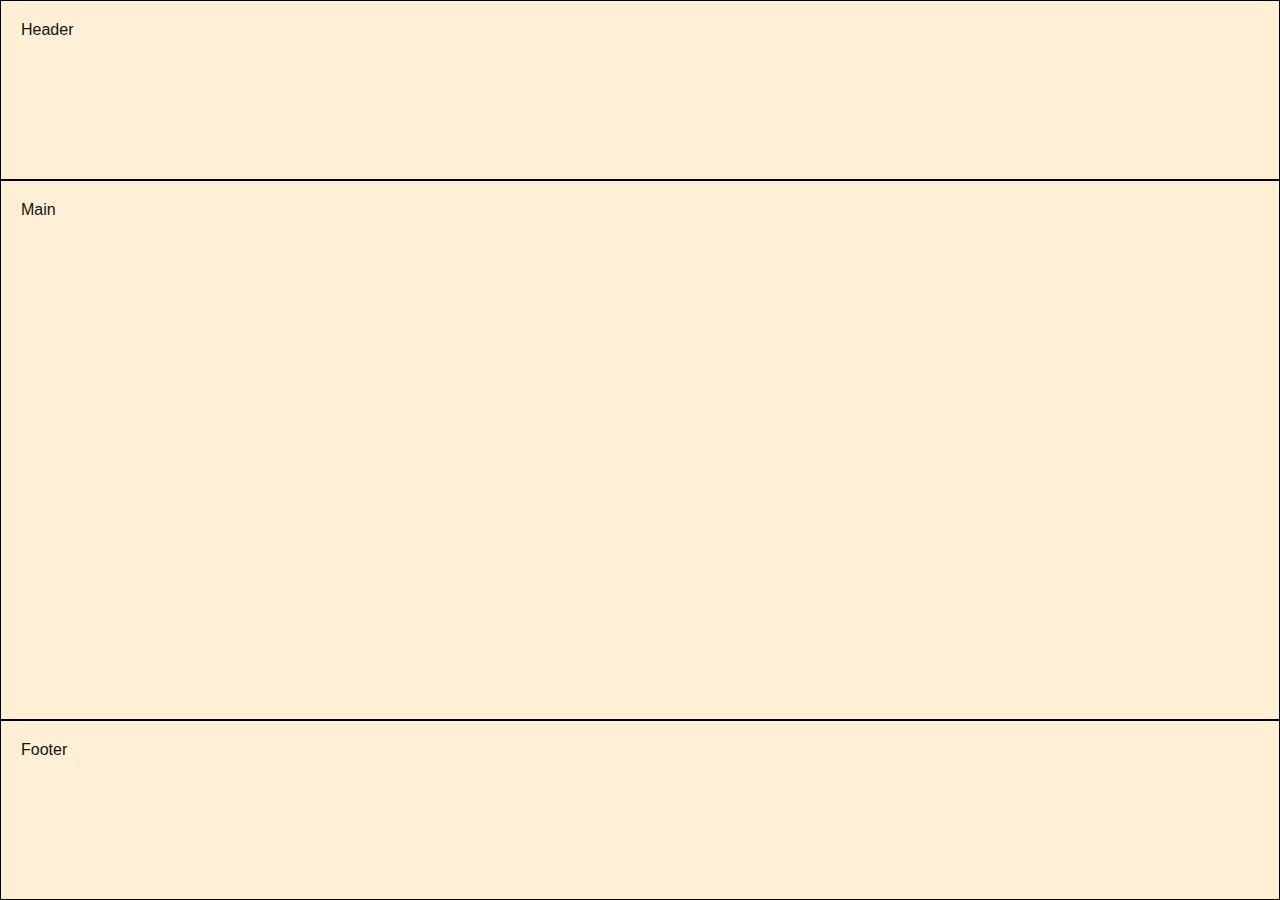
<file: exercises/03 week/full_height_webpage/index.html>
<!DOCTYPE html>
<html lang="en">
<head>
    <meta charset="UTF-8">
    <title>Full Height Webpage</title>
    <link rel="stylesheet" href="style.css">
</head>
<body>
  <div class="container">
    <header>Header</header>
    <main>Main</main>
    <footer>Footer</footer>
  </div>    
</body>
</html>
</file>
<file: style.css>
body {
    font-family: 'Arial', sans-serif;
    line-height: 1.6;
    margin: 0;
    padding: 0;
    background-color: #f4f4f4;
    color: #333;
}


h1 {
    font-size: 2.5rem;
    text-align: center;
    margin: 20px 0;
    color: #444;
}

h3 {
    font-size: 1.5rem;
    color: #555;
    margin-top: 30px;
    margin-bottom: 10px;
}


.container {
    width: 90%;
    max-width: 800px;
    margin: 0 auto;
    background: #fff;
    padding: 20px;
    border-radius: 10px;
    box-shadow: 0 4px 6px rgba(0, 0, 0, 0.1);
}


ul {
    list-style-type: none;
    padding: 0;
}

li {
    padding: 10px 0;
    border-bottom: 1px solid #ddd;
}

li:last-child {
    border-bottom: none;
}

a {
    text-decoration: none;
    color: #3498db;
    font-weight: bold;
}

a:hover {
    color: #1abc9c;
}


footer {
    text-align: center;
    margin-top: 20px;
    font-size: 0.9rem;
    color: #777;
}
</file>
<file: assignments/02 week/style.css>
h1{
    text-align: center;
    color: crimson;
    font-weight: bold;
}

body{
    background-color: #1695A3;
    color: #FFFFFF;
    font-family: system-ui, -apple-system, BlinkMacSystemFont, 'Segoe UI', Roboto, Oxygen, Ubuntu, Cantarell, 'Open Sans', 'Helvetica Neue', sans-serif;
}

.wrapper>p{
    color: #EB7F00;
    font-size: 12px;
    font-weight: 100;
}

.wrapper1>p{
    color: darkmagenta;
    font-size: 12px;
    font-weight: 100;
}

.wrapper1>h4{
    color: #EB7F00;
    font-style: italic;
}
</file>
<file: assignments/03 week/style.css>
* {
    margin: 0;
    padding: 0;
    box-sizing: border-box;
    font-family: 'Times New Roman', Times, serif
}

body {
    background-color: #f4f4f9;
    color: #333;
    line-height: 1.6;
}

.container {
    max-width: 1200px;
    margin: 0 auto;
    padding: 20px;
}

header {
    text-align: center;
    padding: 20px 0;
}

h1 {
    font-size: 3em;
    color: #2c3e50;
    font-weight: bold;
    letter-spacing: 1px;
    font-family: Georgia, 'Times New Roman', Times, serif;
    font-style: italic;
}

section.intro {
    display: flex;
    align-items: center;
    justify-content: space-between;
    margin-bottom: 40px;
}

.profile-pic {
    width: 300px;
    height: auto;
    border-radius: 50%;
    box-shadow: 0 5px 15px rgba(0, 0, 0, 0.1);
}

.bio {
    max-width: 700px;
    margin-left: 40px;
    font-size: 1.2em;
    line-height: 1.8;
}

.quote-section {
    background-color: #fff;
    padding: 40px;
    border-radius: 8px;
    box-shadow: 0 10px 20px rgba(0, 0, 0, 0.1);
    margin-bottom: 50px;
}

h2 {
    font-size: 2em;
    color: #2c3e50;
    margin-bottom: 20px;
    font-family: Georgia, 'Times New Roman', Times, serif;
    font-style: italic;
}

.quote {
    font-size: 1.1em;
    color: #555;
    line-height: 1.8;
    margin-bottom: 30px;
}
</file>
<file: assignments/04 week/style.css>
* {
    margin: 0;
    padding: 0;
    box-sizing: border-box;
    font-family: 'Arial', sans-serif;
}

body {
    background-color: #f4f4f9;
    color: #333;
    height: 100vh;
    display: flex;
    align-items: center;
    justify-content: center;
}

.grid-container {
    display: grid;
    grid-template-columns: 0.2fr 1.5fr 1fr;
    height: 100vh;
    width: 100vw;
}

.vertical-title {
    display: flex;
    align-items: center;
    justify-content: center;
    border-right: 2px solid black;
    padding: 40px;
}

.vertical-title h1 {
    writing-mode: vertical-rl;
    text-align: right;
    font-size: 2.5em;
    font-weight: bold;
    letter-spacing: 2px;
}

.content-section {
    display: flex;
    align-items: center;
    justify-content: center;
    padding: 40px;
    flex-direction: column;
}

.content-block h2 {
    font-size: 1.5em;
    margin-bottom: 20px;
}

.content-block p {
    line-height: 1.8;
    font-size: 1em;
    margin-bottom: 20px;
}

.image-section img {
    width: 100%;
    height: 100%;
    object-fit: cover;
}

h1 {
    font-family: garamond;
    font-style: italic;
}

h2 {
    font-family: garamond;
    font-style: italic;
}
@media screen and (max-width: 768px) {
    .grid-container {
        grid-template-columns: 1fr;
    }

    .vertical-title {
        border-right: none;
        justify-content: center;
    }

    .vertical-title h1 {
        writing-mode: horizontal-tb;
        text-align: center;
        font-size: 2em;
    }

    .content-section {
        padding-left: 0;
        padding-top: 20px;
    }

    .image-section img {
        display: none;
    }
}
</file>
<file: exercises/04 week/style.css>
* {
margin: 0;
padding: 0;
box-sizing: border-box;
}

html,
body {
    height: 100%;
}

body {
    font-family: "Roboto", sans-serif;
    min-height: 100vh;
    background-color: papayawhip;
}

main,
header,
footer {
    padding: 20px;
    border: 1px solid #000000;
    color: #141414;
}

header,
footer {
    height: 20vh;
}

main {
    height: 60vh;
}

#container {
    padding: 20px;
}

.section {
    padding-bottom: 20px;
}

.light {
    color: lightgray;
}

.small {
    font-size: 12px;
}

.dark {
    font-weight: bold;
}

.big {
    font-size: 24px;
}

/* imitation container */

.invite-container {
    padding: 30px;
}
</file>
<file: exercises/03 week/css_practice/css/style.css>
/*------ PART 1 -------------------------*/
/* 1. Change the background-color for the body to #1695A3*/


/* 2. Change the text color for the body to #FFFFFF*/


/* 3. Change the text color for the paragraph element to #EB7F00*/


body{
    background-color: #1695A3;
    color: #FFFFFF;
}

.wrapper>p{
    color: #EB7F00;
    font-size: 40px;
    font-weight: bold;
}

/*------ PART 2 -------------------------*/
/*1. Center the h3*/


/*2. Change the font-size of the paragraph element to 40px and the font-weight to bold*/


/*3. Change the text color for the paragraph element to #EB7F00*/


/*4. Remove the default underline from the anchor tag below*/

h3{
    text-align: center;
}
</file>
<file: exercises/03 week/full_height_webpage/style.css>
* {
    margin: 0;
    padding: 0;
    box-sizing: border-box;
  }
  
  html,
  body {
    height: 100%;
  }
  
  body {
    font-family: "Roboto", sans-serif;
    min-height: 100vh;
    background-color: papayawhip;
  }
  
  main, header, footer {
    padding: 20px;
    border: 1px solid #000000;
    color: #141414;
  }
  
  header,
  footer {
    height: 20vh;
  }
  
  main {
    height: 60vh;
  }
</file>
